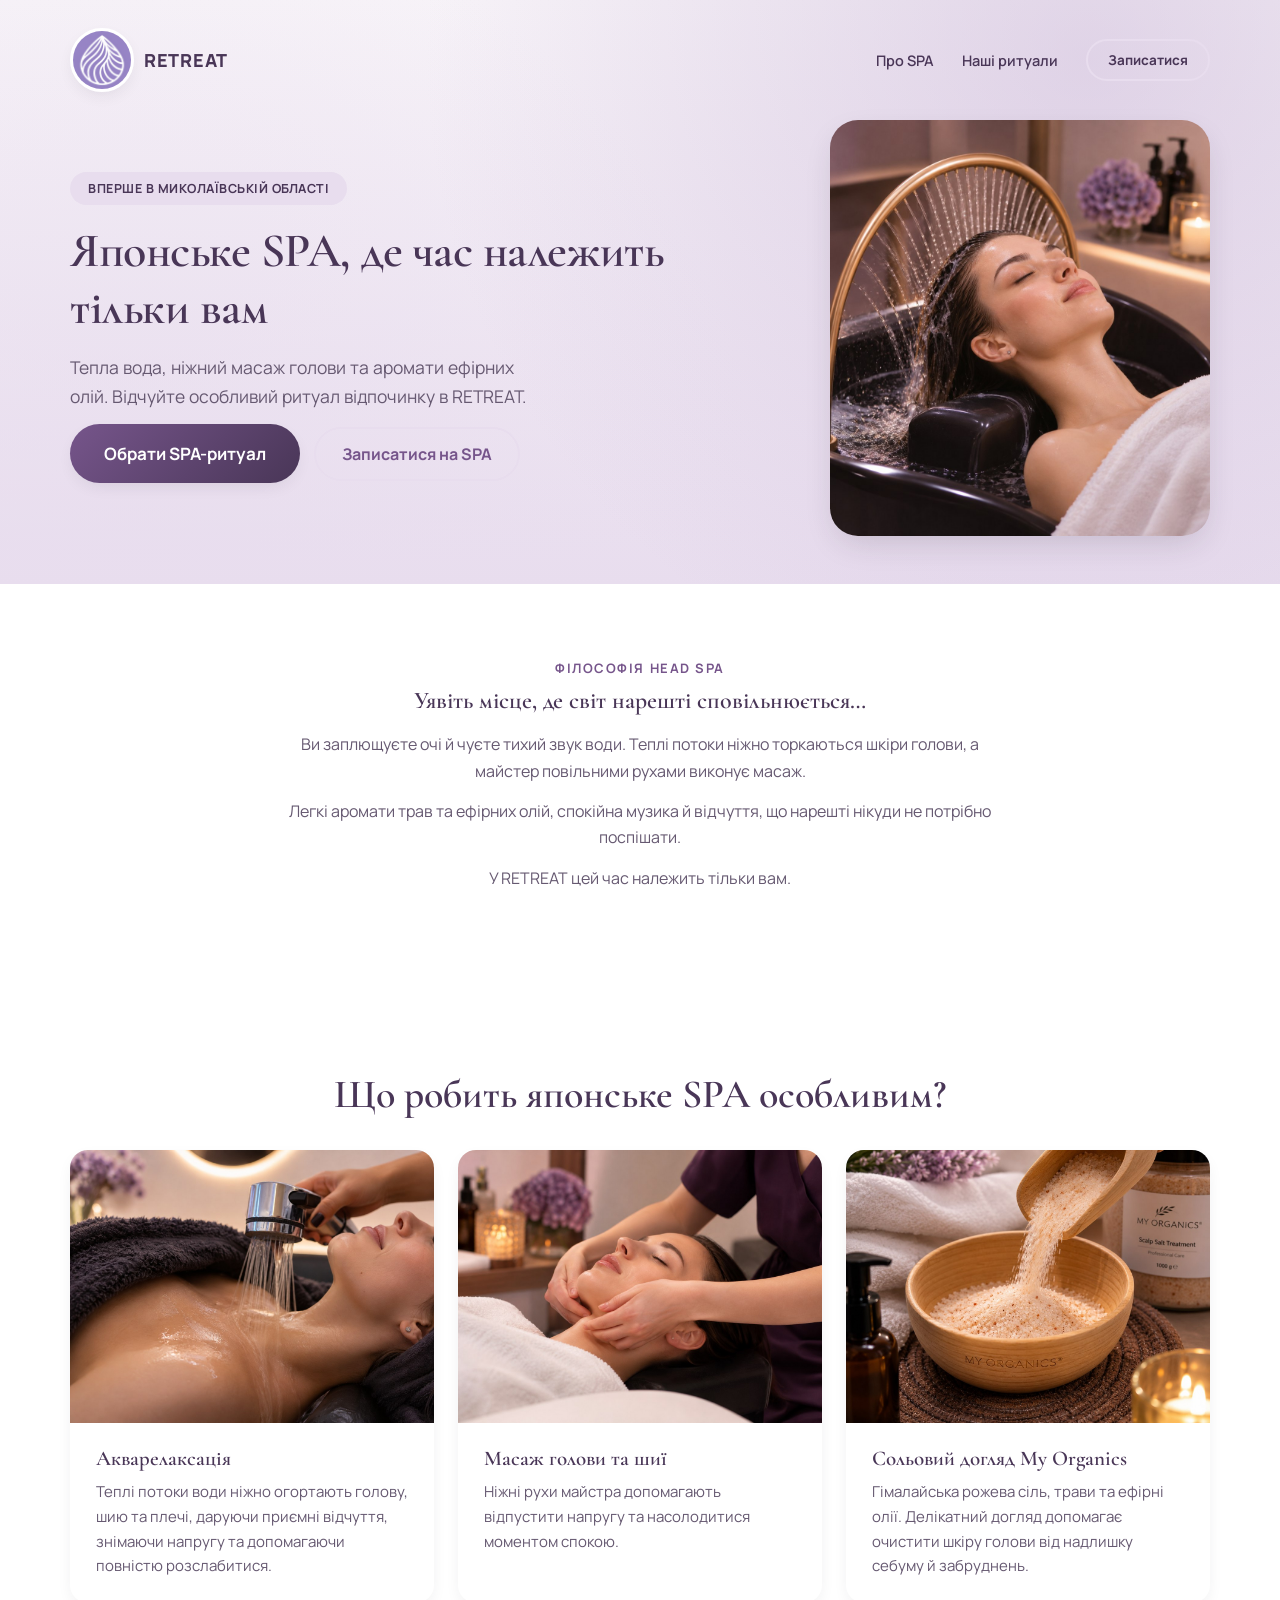
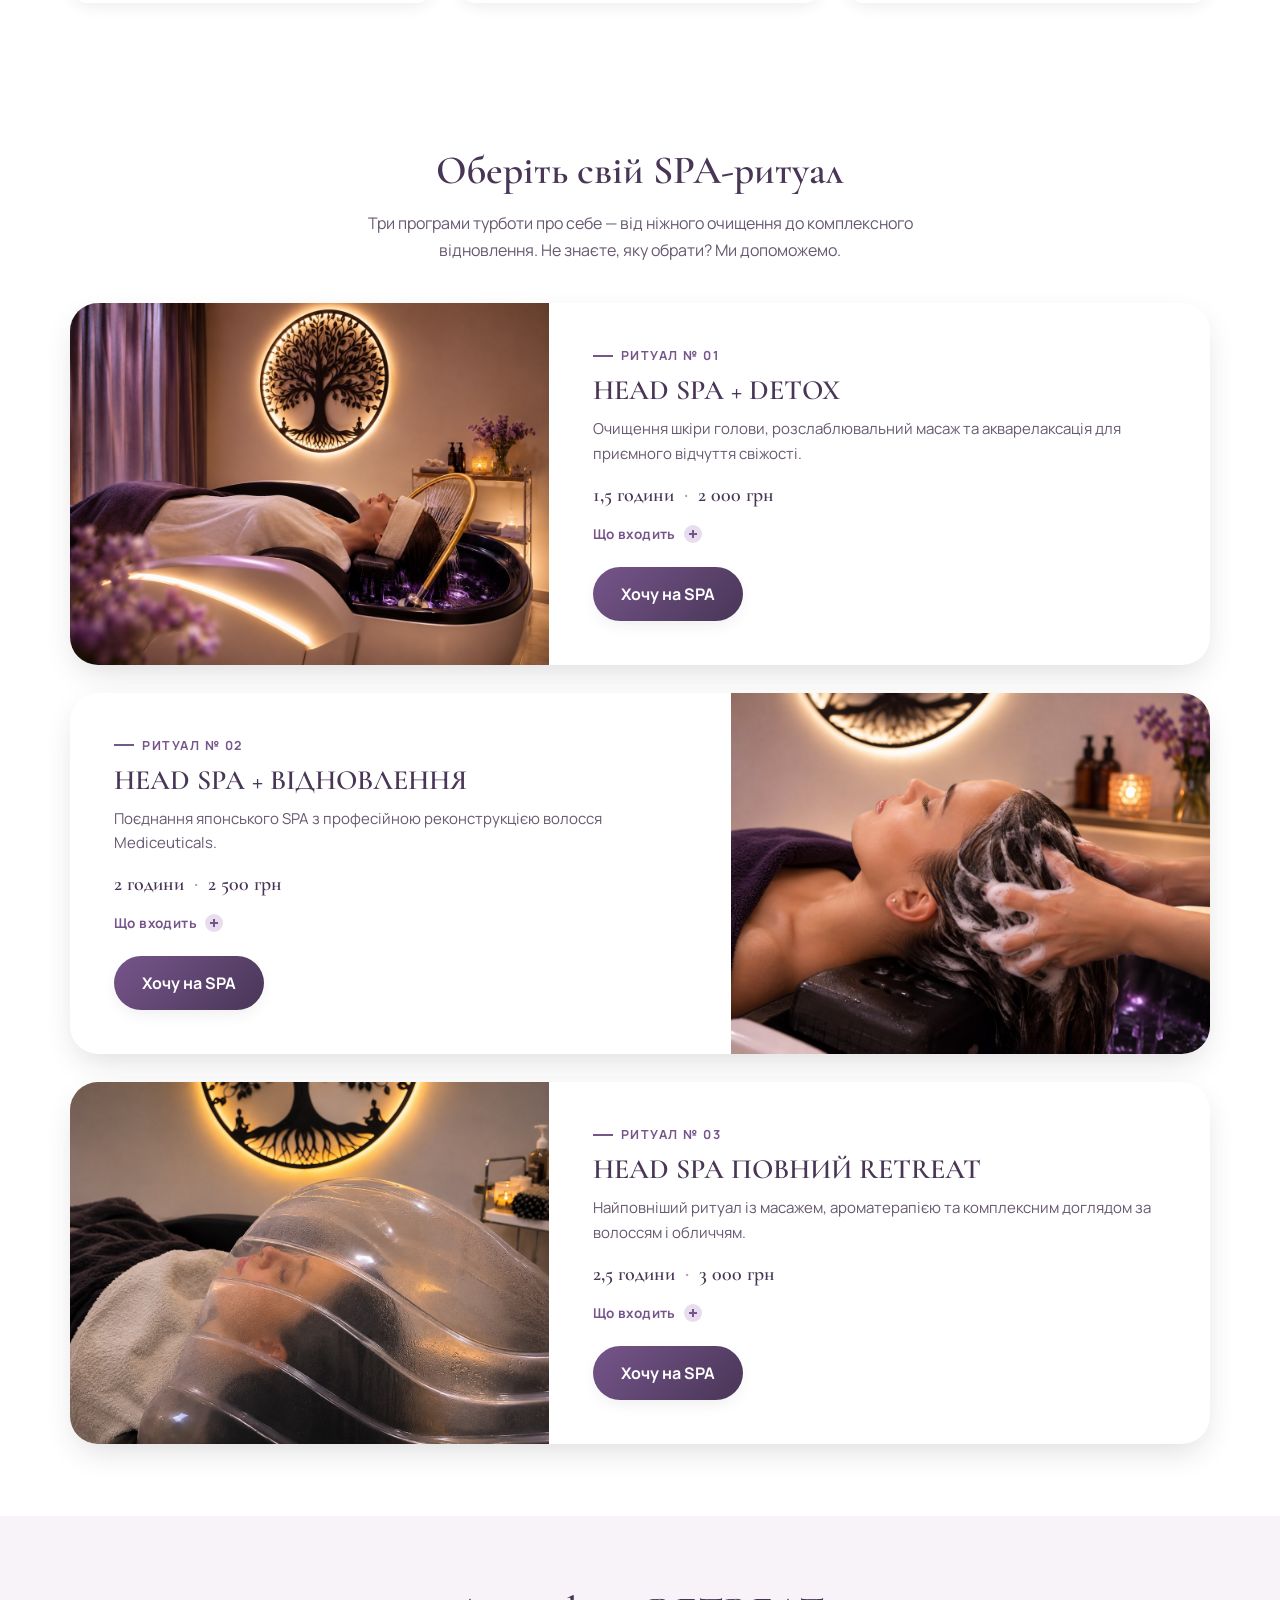
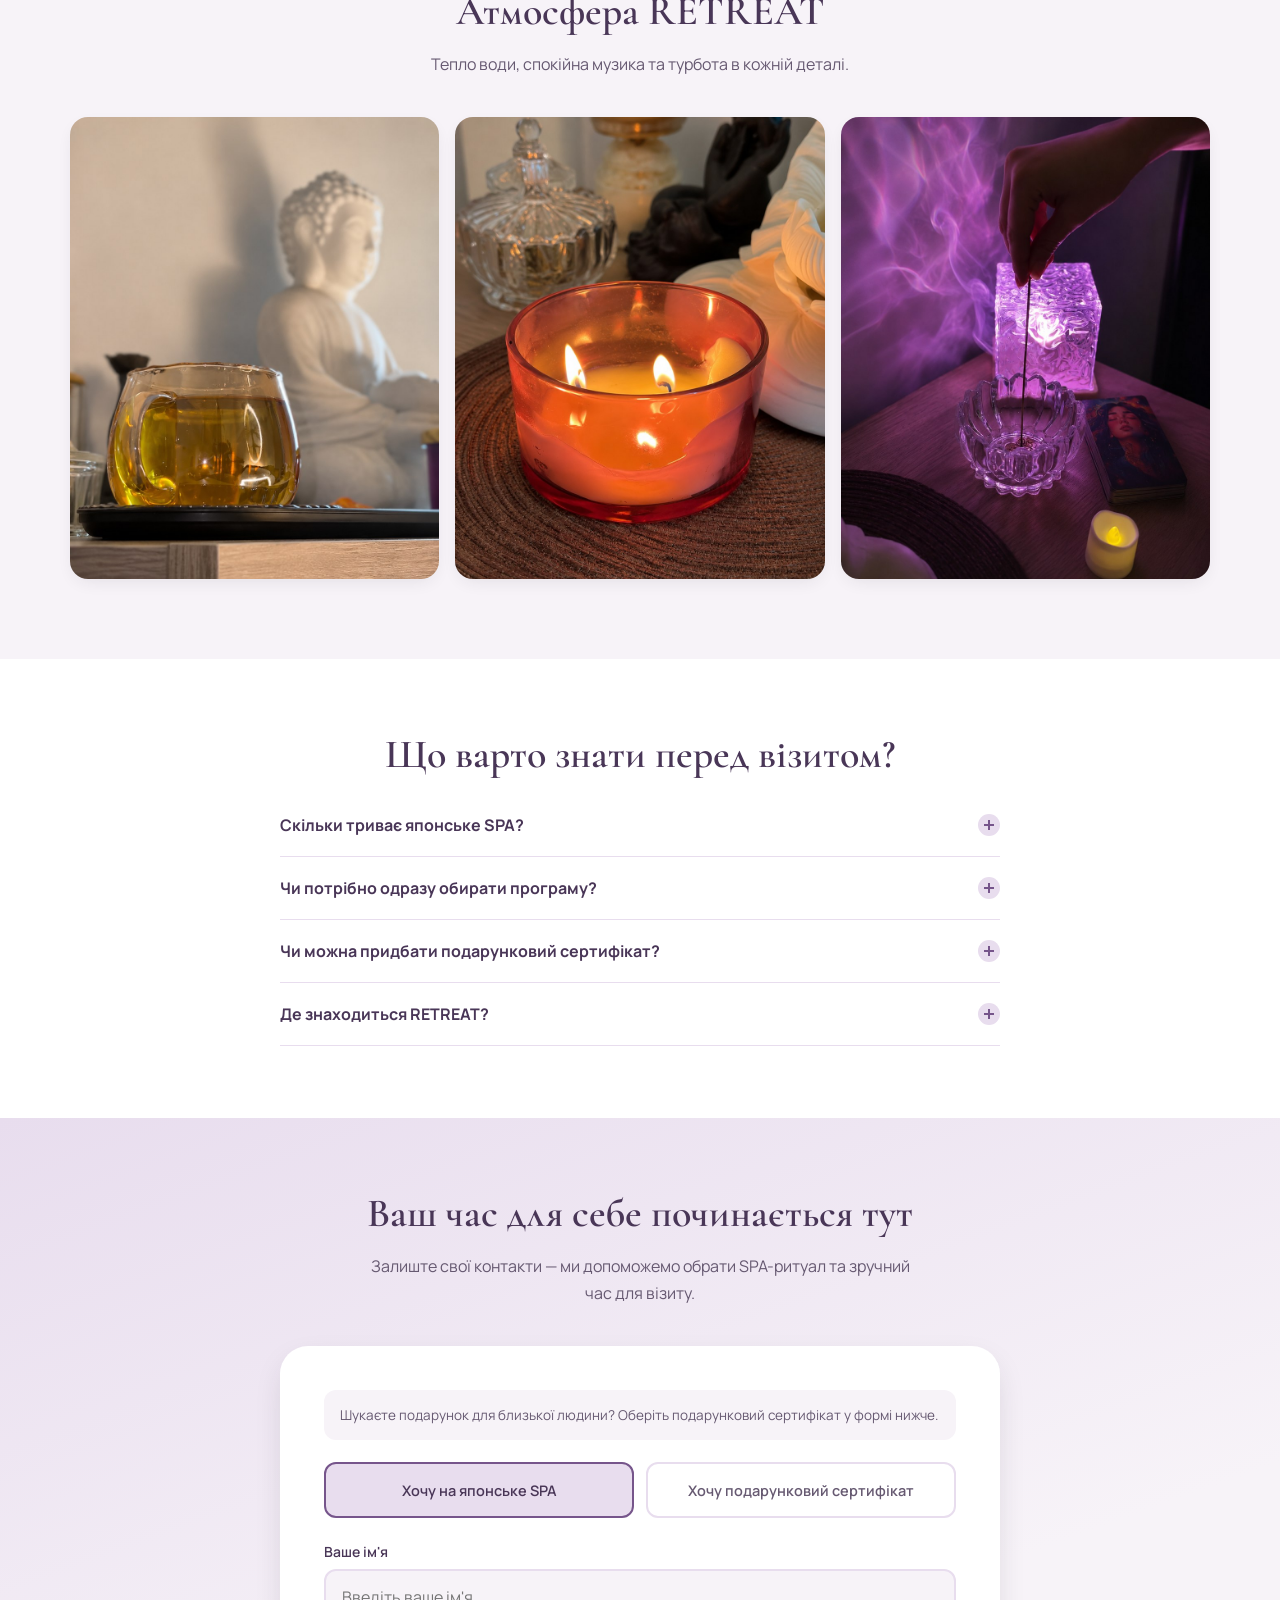
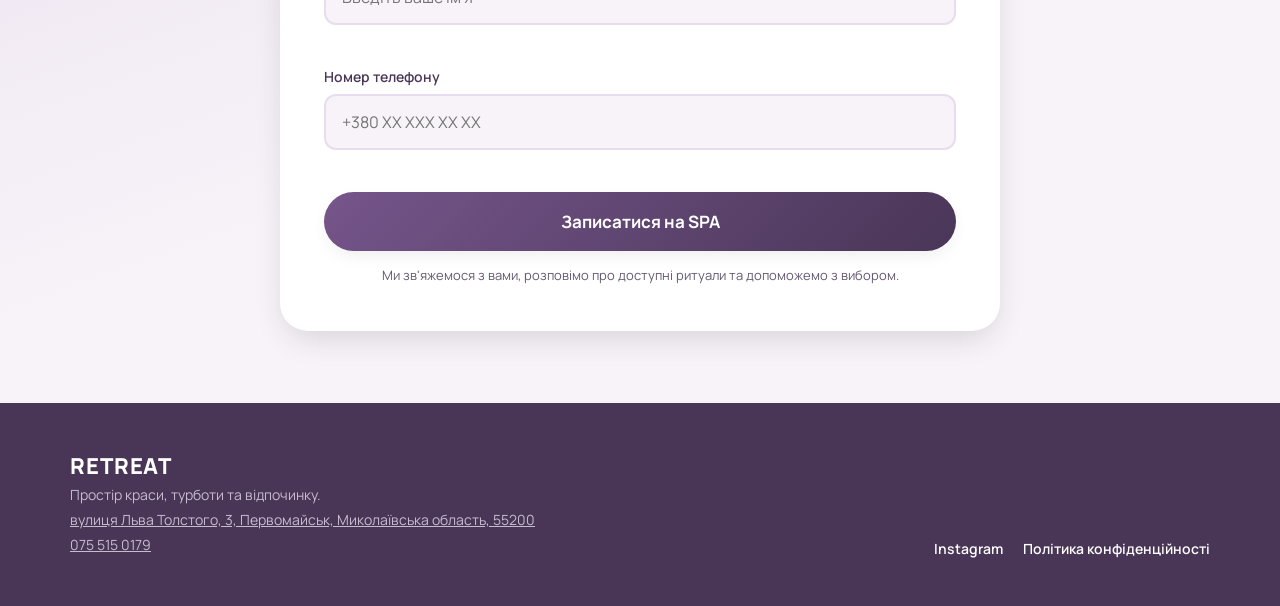
<file: index.html>
<!DOCTYPE html>
<html lang="uk">
<head>
<!-- Meta Pixel Code -->
<script>
!function(f,b,e,v,n,t,s)
{if(f.fbq)return;n=f.fbq=function(){n.callMethod?
n.callMethod.apply(n,arguments):n.queue.push(arguments)};
if(!f._fbq)f._fbq=n;n.push=n;n.loaded=!0;n.version='2.0';
n.queue=[];t=b.createElement(e);t.async=!0;
t.src=v;s=b.getElementsByTagName(e)[0];
s.parentNode.insertBefore(t,s)}(window, document,'script',
'https://connect.facebook.net/en_US/fbevents.js');
fbq('init', '1803075634319579');
fbq('track', 'PageView');
</script>
<meta charset="UTF-8">
<title>Японське SPA у Первомайську | RETREAT</title>
<link rel="preconnect" href="https://fonts.googleapis.com">
<link rel="preconnect" href="https://fonts.gstatic.com" crossorigin>
<link href="https://fonts.googleapis.com/css2?family=Cormorant+Garamond:ital,wght@0,500;0,600;1,500;1,600&family=Manrope:wght@400;500;600;700;800&display=swap" rel="stylesheet">
<link rel="stylesheet" href="assets/css/style.css?v=14">
<meta name="viewport" content="width=device-width, initial-scale=1">
<script type="application/ld+json">
{
  "@context": "https://schema.org",
  "@type": "HealthAndBeautyBusiness",
  "name": "RETREAT",
  "url": "https://retreatsalon.online/",
  "telephone": "+380755150179",
  "address": {
    "@type": "PostalAddress",
    "streetAddress": "вулиця Льва Толстого, 3",
    "addressLocality": "Первомайськ",
    "addressRegion": "Миколаївська область",
    "postalCode": "55200",
    "addressCountry": "UA"
  }
}
</script>
</head>
<body>
<header class="hero" id="hero">
<div class="hero__bg" aria-hidden="true"></div>
<div class="container navbar">
<div class="navbar__brand">
<img src="assets/img/retreat-avatar.png" alt="RETREAT" class="hero__avatar">
<span class="navbar__wordmark">RETREAT</span>
</div>
<nav class="navbar__nav" aria-label="Основна навігація">
<a href="#immersion" class="navbar__link js-scroll-link">Про SPA</a>
<a href="#rituals" class="navbar__link js-scroll-link">Наші ритуали</a>
<button class="btn btn--outline btn--sm js-scroll-to-form" data-request-type="spa">Записатися</button>
</nav>
</div>
<div class="container hero__content">
<div class="hero__text">
<span class="hero__badge">ВПЕРШЕ В МИКОЛАЇВСЬКІЙ ОБЛАСТІ</span>
<h1 class="hero__title">Японське SPA, де час належить тільки вам</h1>
<p class="hero__subtitle">Тепла вода, ніжний масаж голови та аромати ефірних олій. Відчуйте особливий ритуал відпочинку в RETREAT.</p>
<div class="hero__cta">
<a href="#rituals" class="btn btn--primary btn--lg js-scroll-link">Обрати SPA-ритуал</a>
<button class="btn btn--ghost js-scroll-to-form" data-request-type="spa">Записатися на SPA</button>
</div>
</div>
<div class="hero__media">
<div class="hero__photo-frame">
<img src="assets/img/hero-waterarc.jpg?v=3" alt="Процедура японського SPA з водною дугою над головою" class="hero__photo" loading="eager" width="1000" height="1094">
</div>
</div>
</div>
</header>
<main>
<section class="section section--intro" id="immersion" data-animate>
<div class="container container--narrow intro__text">
<span class="eyebrow">ФІЛОСОФІЯ HEAD SPA</span>
<h2>Уявіть місце, де світ нарешті сповільнюється…</h2>
<p>Ви заплющуєте очі й чуєте тихий звук води. Теплі потоки ніжно торкаються шкіри голови, а майстер повільними рухами виконує масаж.</p>
<p>Легкі аромати трав та ефірних олій, спокійна музика й відчуття, що нарешті нікуди не потрібно поспішати.</p>
<p>У RETREAT цей час належить тільки вам.</p>
</div>
</section>
<section class="section" id="care" data-animate>
<div class="container">
<h2 class="section__title center">Що робить японське SPA особливим?</h2>
<div class="feature-grid feature-grid--3">
<div class="feature-card">
<div class="feature-card__media"><img src="assets/img/feature-aquarelax.jpg" alt="Акварелаксація — водні потоки під час SPA-ритуалу" loading="lazy" width="1200" height="900"></div>
<div class="feature-card__body">
<h3>Акварелаксація</h3>
<p>Теплі потоки води ніжно огортають голову, шию та плечі, даруючи приємні відчуття, знімаючи напругу та допомагаючи повністю розслабитися.</p>
</div>
</div>
<div class="feature-card">
<div class="feature-card__media"><img src="assets/img/feature-head-massage.jpg" alt="Масаж голови та шиї у RETREAT" loading="lazy" width="1200" height="900"></div>
<div class="feature-card__body">
<h3>Масаж голови та шиї</h3>
<p>Ніжні рухи майстра допомагають відпустити напругу та насолодитися моментом спокою.</p>
</div>
</div>
<div class="feature-card">
<div class="feature-card__media"><img src="assets/img/feature-salt.jpg" alt="Сольовий догляд My Organics у RETREAT" loading="lazy" width="1200" height="900"></div>
<div class="feature-card__body">
<h3>Сольовий догляд My Organics</h3>
<p>Гімалайська рожева сіль, трави та ефірні олії. Делікатний догляд допомагає очистити шкіру голови від надлишку себуму й забруднень.</p>
</div>
</div>
</div>
</div>
</section>
<section class="section" id="rituals" data-animate>
<div class="container">
<h2 class="section__title center">Оберіть свій SPA-ритуал</h2>
<p class="section__subtitle center">Три програми турботи про себе — від ніжного очищення до комплексного відновлення. Не знаєте, яку обрати? Ми допоможемо.</p>
<div class="programs">
<article class="program">
<div class="program__photo">
<img src="assets/img/program-detox.jpg" alt="HEAD SPA + DETOX у RETREAT" loading="lazy" width="1200" height="900">
</div>
<div class="program__card">
<span class="program__label">РИТУАЛ № 01</span>
<h3>HEAD SPA + DETOX</h3>
<p class="program__desc">Очищення шкіри голови, розслаблювальний масаж та акварелаксація для приємного відчуття свіжості.</p>
<div class="program__price-row">
<span class="program__price-value">1,5 години</span>
<span class="program__price-dot">·</span>
<span class="program__price-value">2 000 грн</span>
</div>
<button class="program__toggle" aria-expanded="false">Що входить<span class="program__toggle-icon" aria-hidden="true"></span></button>
<div class="program__details">
<ul class="program__checklist">
<li>Релакс-масаж голови та шийно-комірцевої зони</li>
<li>Сольовий догляд My Organics</li>
<li>Очищення шкіри голови з масажерами</li>
<li>Акварелаксація та масаж</li>
<li>SPA-догляд за волоссям із паровою ванною</li>
<li>Чаювання</li>
</ul>
</div>
<button class="btn btn--primary btn--block program__cta js-scroll-to-form" data-request-type="spa" data-program-name="HEAD SPA + DETOX">Хочу на SPA</button>
</div>
</article>
<article class="program program--reverse">
<div class="program__photo">
<img src="assets/img/program-restore.jpg" alt="HEAD SPA з відновлювальним доглядом Mediceuticals" loading="lazy" width="1200" height="900">
</div>
<div class="program__card">
<span class="program__label">РИТУАЛ № 02</span>
<h3>HEAD SPA + ВІДНОВЛЕННЯ</h3>
<p class="program__desc">Поєднання японського SPA з професійною реконструкцією волосся Mediceuticals.</p>
<div class="program__price-row">
<span class="program__price-value">2 години</span>
<span class="program__price-dot">·</span>
<span class="program__price-value">2 500 грн</span>
</div>
<button class="program__toggle" aria-expanded="false">Що входить<span class="program__toggle-icon" aria-hidden="true"></span></button>
<div class="program__details">
<ul class="program__checklist">
<li>Релакс-масаж голови та шийно-комірцевої зони</li>
<li>Сольовий догляд My Organics</li>
<li>Реконструкція волосся Mediceuticals</li>
<li>Делікатне очищення шкіри голови з масажерами</li>
<li>Акварелаксація та масаж</li>
<li>SPA-догляд за волоссям із паровою ванною</li>
<li>Чаювання</li>
</ul>
</div>
<button class="btn btn--primary btn--block program__cta js-scroll-to-form" data-request-type="spa" data-program-name="HEAD SPA + ВІДНОВЛЕННЯ">Хочу на SPA</button>
</div>
</article>
<article class="program">
<div class="program__photo">
<img src="assets/img/program-full.jpg" alt="HEAD SPA Повний RETREAT — парова ароматерапія" loading="lazy" width="1200" height="900">
</div>
<div class="program__card">
<span class="program__label">РИТУАЛ № 03</span>
<h3>HEAD SPA ПОВНИЙ RETREAT</h3>
<p class="program__desc">Найповніший ритуал із масажем, ароматерапією та комплексним доглядом за волоссям і обличчям.</p>
<div class="program__price-row">
<span class="program__price-value">2,5 години</span>
<span class="program__price-dot">·</span>
<span class="program__price-value">3 000 грн</span>
</div>
<button class="program__toggle" aria-expanded="false">Що входить<span class="program__toggle-icon" aria-hidden="true"></span></button>
<div class="program__details">
<ul class="program__checklist">
<li>Релакс-масаж голови, обличчя та шийно-комірцевої зони</li>
<li>Сольовий догляд My Organics</li>
<li>Реконструкція волосся з паровою ванною</li>
<li>Делікатне очищення шкіри голови з масажерами</li>
<li>Акварелаксація</li>
<li>Парова ароматерапія</li>
<li>SPA-догляд за обличчям</li>
<li>Масаж рук</li>
<li>Чаювання</li>
</ul>
</div>
<button class="btn btn--primary btn--block program__cta js-scroll-to-form" data-request-type="spa" data-program-name="HEAD SPA ПОВНИЙ RETREAT">Хочу на SPA</button>
</div>
</article>
</div>
</div>
</section>
<section class="section section--light" id="atmosphere" data-animate>
<div class="container">
<h2 class="section__title center">Атмосфера RETREAT</h2>
<p class="section__subtitle center">Тепло води, спокійна музика та турбота в кожній деталі.</p>
<div class="gallery" role="list">
<div class="gallery__item" role="listitem">
<img src="assets/img/gallery-tea.jpg" alt="Затишний чай у дзен-інтер'єрі RETREAT" loading="lazy" width="900" height="1200">
</div>
<div class="gallery__item" role="listitem">
<img src="assets/img/gallery-candle.jpg" alt="Тепле сяйво свічки в SPA-інтер'єрі RETREAT" loading="lazy" width="900" height="1200">
</div>
<div class="gallery__item" role="listitem">
<img src="assets/img/gallery-incense.jpg" alt="Атмосфера RETREAT — аромати та спокій" loading="lazy" width="900" height="1200">
</div>
</div>
</div>
</section>
<section class="section" id="faq" data-animate>
<div class="container container--narrow">
<h2 class="section__title center">Що варто знати перед візитом?</h2>
<div class="faq">
<div class="faq__item">
<button class="faq__question" aria-expanded="false">Скільки триває японське SPA?<span class="faq__toggle" aria-hidden="true"></span></button>
<div class="faq__answer"><p>У RETREAT є три ритуали тривалістю 1,5, 2 та 2,5 години.</p></div>
</div>
<div class="faq__item">
<button class="faq__question" aria-expanded="false">Чи потрібно одразу обирати програму?<span class="faq__toggle" aria-hidden="true"></span></button>
<div class="faq__answer"><p>Ні. Залиште заявку, і наш адміністратор допоможе підібрати SPA-ритуал відповідно до ваших побажань.</p></div>
</div>
<div class="faq__item">
<button class="faq__question" aria-expanded="false">Чи можна придбати подарунковий сертифікат?<span class="faq__toggle" aria-hidden="true"></span></button>
<div class="faq__answer"><p>Так. Оберіть відповідний варіант у формі, і ми допоможемо з оформленням подарунка.</p></div>
</div>
<div class="faq__item">
<button class="faq__question" aria-expanded="false">Де знаходиться RETREAT?<span class="faq__toggle" aria-hidden="true"></span></button>
<div class="faq__answer"><p>Ми знаходимося за адресою: вулиця Льва Толстого, 3, Первомайськ, Миколаївська область, 55200.</p></div>
</div>
</div>
</div>
</section>
<section class="section section--form" id="form" data-animate>
<div class="container container--narrow">
<h2 class="section__title center">Ваш час для себе починається тут</h2>
<p class="section__subtitle center">Залиште свої контакти — ми допоможемо обрати SPA-ритуал та зручний час для візиту.</p>
<form class="booking-form" id="booking-form" novalidate>
<p class="form__gift-note">Шукаєте подарунок для близької людини? Оберіть подарунковий сертифікат у формі нижче.</p>
<div class="request-type" role="radiogroup" aria-label="Тип заявки">
<label class="request-type__option">
<input type="radio" name="requestType" value="spa" checked>
<span class="request-type__card">Хочу на японське SPA</span>
</label>
<label class="request-type__option">
<input type="radio" name="requestType" value="certificate">
<span class="request-type__card">Хочу подарунковий сертифікат</span>
</label>
</div>
<div class="field">
<label for="name">Ваше ім'я</label>
<input type="text" id="name" name="name" placeholder="Введіть ваше ім'я" autocomplete="name">
<span class="field__error" id="name-error"></span>
</div>
<div class="field">
<label for="phone">Номер телефону</label>
<input type="tel" id="phone" name="phone" placeholder="+380 XX XXX XX XX" inputmode="numeric" autocomplete="tel">
<span class="field__error" id="phone-error"></span>
</div>
<button type="submit" class="btn btn--primary btn--lg btn--block" id="submit-btn">Записатися на SPA</button>
<p class="form__note">Ми зв'яжемося з вами, розповімо про доступні ритуали та допоможемо з вибором.</p>
<div class="form__result" id="form-result" role="status" aria-live="polite"></div>
</form>
</div>
</section>
</main>
<footer class="footer">
<div class="container footer__inner">
<div class="footer__brand">
<span class="logo logo--light">RETREAT</span>
<p>Простір краси, турботи та відпочинку.</p>
<p><a href="https://www.google.com/maps/search/?api=1&query=%D0%B2%D1%83%D0%BB%D0%B8%D1%86%D1%8F%20%D0%9B%D1%8C%D0%B2%D0%B0%20%D0%A2%D0%BE%D0%BB%D1%81%D1%82%D0%BE%D0%B3%D0%BE%2C%203%2C%20%D0%9F%D0%B5%D1%80%D0%B2%D0%BE%D0%BC%D0%B0%D0%B9%D1%81%D1%8C%D0%BA%2C%20%D0%9C%D0%B8%D0%BA%D0%BE%D0%BB%D0%B0%D1%97%D0%B2%D1%81%D1%8C%D0%BA%D0%B0%20%D0%BE%D0%B1%D0%BB%D0%B0%D1%81%D1%82%D1%8C%2C%2055200" target="_blank" rel="noopener">вулиця Льва Толстого, 3, Первомайськ, Миколаївська область, 55200</a></p>
<p><a href="tel:+380755150179">075 515 0179</a></p>
</div>
<div class="footer__links">
<a href="https://www.instagram.com/retreat_salon_pervomaisk/" target="_blank" rel="noopener">Instagram</a>
<a href="privacy-policy.html" target="_blank" rel="noopener">Політика конфіденційності</a>
</div>
</div>
</footer>
<div class="sticky-cta" id="sticky-cta">
<button class="btn btn--primary btn--block js-scroll-to-form" data-request-type="spa">Записатися</button>
</div>
<div class="thankyou-modal" id="thankyou-modal" aria-hidden="true">
<div class="thankyou-modal__overlay" data-modal-close></div>
<div class="thankyou-modal__card" role="dialog" aria-modal="true" aria-labelledby="thankyou-modal-title">
<button class="thankyou-modal__close" type="button" data-modal-close aria-label="Закрити">&times;</button>
<img src="assets/img/retreat-avatar.png" alt="RETREAT" class="thankyou-modal__avatar">
<h3 id="thankyou-modal-title">Дякуємо за заявку!</h3>
<p>Наш менеджер зв'яжеться з вами найближчим часом — допоможемо обрати SPA-ритуал та зручний час візиту.</p>
<p>RETREAT — простір краси, відновлення волосся та глибокого релаксу в Первомайську.</p>
<p>Зазирніть до нашого Instagram, щоб ближче познайомитися з атмосферою салону та нашими процедурами.</p>
<a href="https://www.instagram.com/retreat_salon_pervomaisk/" target="_blank" rel="noopener" class="btn btn--primary btn--block">Перейти в Instagram</a>
</div>
</div>
<script src="assets/js/main.js?v=6"></script>
</body>
</html>
</file>
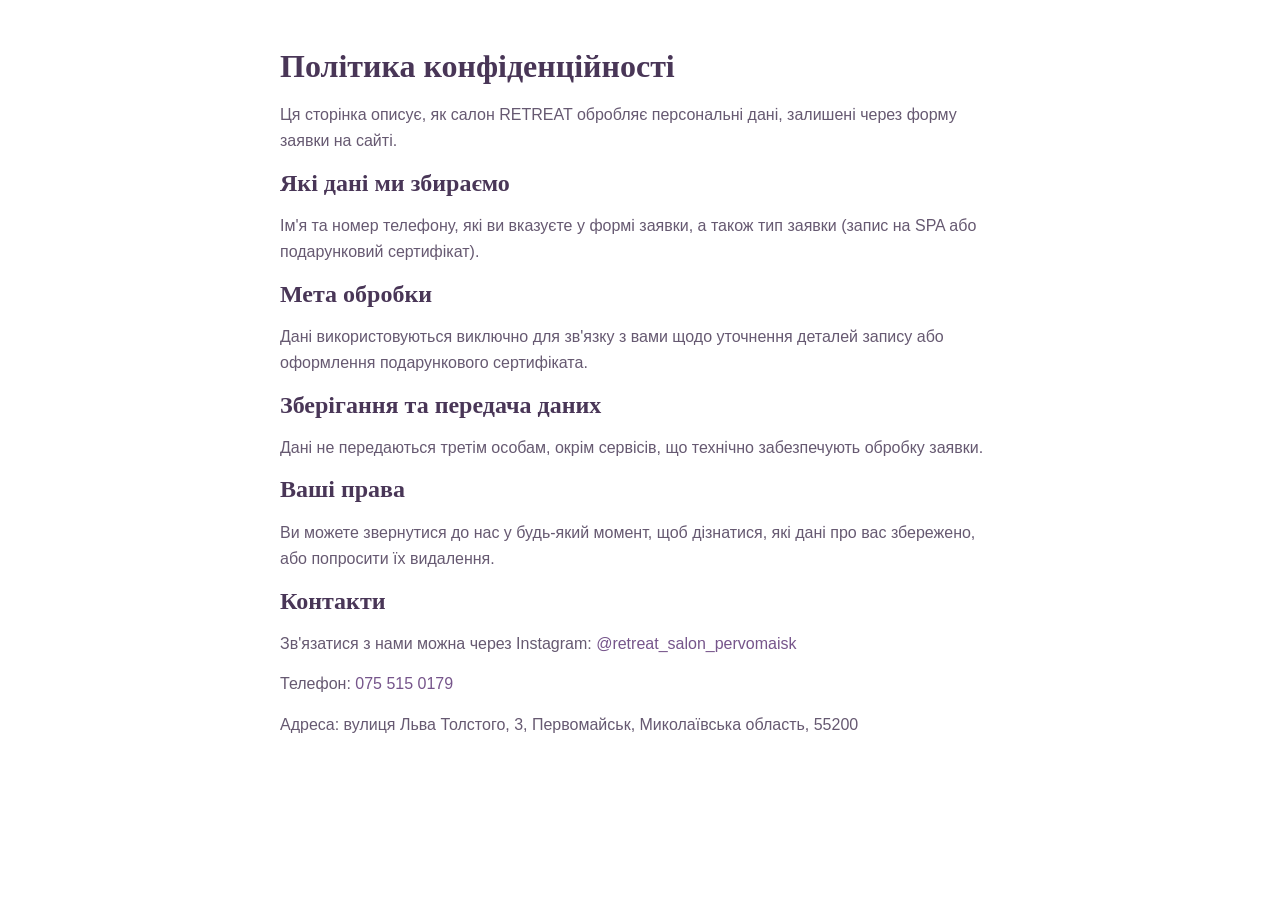
<file: privacy-policy.html>
<!DOCTYPE html>
<html lang="uk">
  <head>
    <meta charset="UTF-8">
    <meta name="viewport" content="width=device-width, initial-scale=1">
    <title>Політика конфіденційності | RETREAT</title>
    <link rel="stylesheet" href="assets/css/style.css">
  </head>
    <body>
      <div class="container" style="padding: 48px 20px; max-width: 760px;">
        <h1>Політика конфіденційності</h1>
        <p>Ця сторінка описує, як салон RETREAT обробляє персональні дані, залишені через форму заявки на сайті.</p>
        <h2>Які дані ми збираємо</h2>
          <p>Ім'я та номер телефону, які ви вказуєте у формі заявки, а також тип заявки (запис на SPA або подарунковий сертифікат).</p>
        <h2>Мета обробки</h2>
        <p>Дані використовуються виключно для зв'язку з вами щодо уточнення деталей запису або оформлення подарункового сертифіката.</p>
            <h2>Зберігання та передача даних</h2>
        <p>Дані не передаються третім особам, окрім сервісів, що технічно забезпечують обробку заявки.</p>
        <h2>Ваші права</h2>
        <p>Ви можете звернутися до нас у будь-який момент, щоб дізнатися, які дані про вас збережено, або попросити їх видалення.</p>
        <h2>Контакти</h2>
        <p>Зв'язатися з нами можна через Instagram: <a href="https://www.instagram.com/retreat_salon_pervomaisk/" target="_blank" rel="noopener">@retreat_salon_pervomaisk</a></p>
        <p>Телефон: <a href="tel:+380755150179">075 515 0179</a></p>
        <p>Адреса: вулиця Льва Толстого, 3, Первомайськ, Миколаївська область, 55200</p>
    </body>

</html>
</file>
<file: assets/css/style.css>
:root {
    --c-white: #FFFFFF;
    --c-lavender-light: #F7F3F8;
    --c-violet-soft: #E8DDEE;
    --c-lavender: #B69BC8;
    --c-violet-accent: #76558B;
    --c-plum-dark: #493657;
    --c-text: #2D2631;
    --c-text-soft: #665971;
    --font-head: 'Cormorant Garamond', 'Georgia', serif;
    --font-body: 'Manrope', sans-serif;
    --font-ui: 'Manrope', sans-serif;
    --radius-lg: 28px;
    --radius-md: 18px;
    --radius-sm: 12px;
    --shadow-soft: 0 12px 32px -8px rgba(45, 38, 49, 0.18);
    --shadow-softer: 0 6px 18px -6px rgba(45, 38, 49, 0.12);
    --container-max: 1180px;
}
* { box-sizing: border-box; }
html { scroll-behavior: smooth; }
@media (prefers-reduced-motion: reduce) {
    html { scroll-behavior: auto; }
}
body {
    margin: 0;
    font-family: var(--font-body);
    color: var(--c-text);
    background: var(--c-white);
    -webkit-font-smoothing: antialiased;
    overflow-x: hidden;
}
h1, h2, h3 {
    font-family: var(--font-head);
    font-weight: 600;
    color: var(--c-plum-dark);
    margin: 0 0 16px;
    line-height: 1.18;
}
p { line-height: 1.65; margin: 0 0 14px; color: var(--c-text-soft); }
img { max-width: 100%; height: auto; display: block; }
a { color: var(--c-violet-accent); text-decoration: none; }
.container {
    max-width: var(--container-max);
    margin: 0 auto;
    padding: 0 20px;
}
.container--narrow { max-width: 760px; }
.center { text-align: center; }
.center-block { display: block; text-align: center; }
.btn {
    display: inline-flex;
    align-items: center;
    justify-content: center;
    gap: 8px;
    font-family: var(--font-ui);
    font-weight: 700;
    font-size: 16px;
    border: none;
    border-radius: 999px;
    padding: 16px 28px;
    cursor: pointer;
    transition: transform 0.2s ease, box-shadow 0.2s ease, opacity 0.2s ease, background 0.2s ease, border-color 0.2s ease;
}
.btn--primary {
    background: linear-gradient(135deg, var(--c-violet-accent), var(--c-plum-dark));
    color: var(--c-white);
    box-shadow: var(--shadow-softer);
}
.btn--primary:hover { transform: translateY(-2px); box-shadow: var(--shadow-soft); }
.btn--ghost {
    background: transparent;
    color: var(--c-violet-accent);
    border: 2px solid var(--c-violet-soft);
    padding: 14px 26px;
}
.btn--ghost:hover { border-color: var(--c-violet-accent); background: var(--c-violet-soft); }
.btn--outline {
    background: transparent;
    color: var(--c-plum-dark);
    border: 2px solid var(--c-violet-soft);
}
.btn--outline:hover { border-color: var(--c-violet-accent); }
.btn--sm { padding: 10px 20px; font-size: 13.5px; }
.btn--lg { padding: 18px 34px; font-size: 17px; }
.btn--block { width: 100%; }
.btn:disabled { opacity: 0.6; cursor: not-allowed; transform: none; }
.section { padding: 72px 0; }
@media (max-width: 640px) {
    .section { padding: 44px 0; }
    .section__subtitle { margin-bottom: 28px; }
}
.section--light { background: var(--c-lavender-light); }
.section__title { font-size: clamp(28px, 4.2vw, 40px); }
.section__subtitle { color: var(--c-text-soft); max-width: 560px; margin: 0 auto 40px; }
[data-animate] { opacity: 0; transform: translateY(24px); transition: opacity 0.7s ease, transform 0.7s ease; }
[data-animate].is-visible { opacity: 1; transform: translateY(0); }
@media (prefers-reduced-motion: reduce) {
    [data-animate] { opacity: 1; transform: none; transition: none; }
}
.eyebrow {
    display: inline-block;
    font-family: var(--font-ui);
    font-size: 13px;
    font-weight: 700;
    letter-spacing: 0.12em;
    color: var(--c-violet-accent);
    margin-bottom: 10px;
}
.eyebrow.center-block { margin-bottom: 14px; }
.navbar {
    position: relative;
    z-index: 2;
    display: flex;
    align-items: center;
    justify-content: center;
    padding-top: 28px;
}
.navbar__brand { display: flex; align-items: center; gap: 10px; }
.navbar__wordmark { display: none; font-family: var(--font-ui); font-weight: 800; font-size: 18px; letter-spacing: 0.04em; color: var(--c-plum-dark); }
.navbar__nav { display: none; }
@media (min-width: 900px) {
    .navbar { justify-content: space-between; }
    .navbar__wordmark { display: inline-block; }
    .navbar__nav { display: flex; align-items: center; gap: 28px; }
    .navbar__link { font-family: var(--font-ui); font-weight: 600; font-size: 14.5px; color: var(--c-plum-dark); }
    .navbar__link:hover { color: var(--c-violet-accent); }
}
.hero {
    position: relative;
    background: linear-gradient(180deg, var(--c-lavender-light) 0%, var(--c-violet-soft) 100%);
    padding-bottom: 0;
    overflow: hidden;
}
.hero__bg {
    position: absolute;
    inset: 0;
    background:
          radial-gradient(circle at 85% 10%, rgba(182,155,200,0.35), transparent 55%),
          radial-gradient(circle at 10% 90%, rgba(232,221,238,0.6), transparent 50%);
    pointer-events: none;
}
.hero__avatar { width: 64px; height: 64px; border-radius: 50%; object-fit: cover; display: block; box-shadow: var(--shadow-softer); border: 3px solid var(--c-white); }
.logo { font-family: var(--font-ui); font-weight: 800; font-size: 22px; letter-spacing: 0.04em; color: var(--c-plum-dark); }
.logo--light { color: var(--c-white); }
.hero__content {
    position: relative;
    z-index: 1;
    display: grid;
    grid-template-columns: 1fr;
    gap: 36px;
    padding-top: 28px;
}
.hero__text { text-align: center; }
.hero__title { font-size: clamp(30px, 6.4vw, 48px); letter-spacing: -0.01em; }
.hero__badge { display: inline-block; padding: 8px 18px; border-radius: 999px; background: var(--c-violet-soft); color: var(--c-plum-dark); font-family: var(--font-ui); font-weight: 700; font-size: 12.5px; letter-spacing: 0.04em; margin-bottom: 18px; }
.hero__subtitle { font-size: 17.5px; max-width: 480px; margin-left: auto; margin-right: auto; }
.hero__cta { display: flex; flex-direction: column; align-items: center; gap: 14px; }
@media (min-width: 640px) {
    .hero__cta { flex-direction: row; justify-content: center; }
}
.hero__media { display: flex; justify-content: center; }
.hero__photo-frame { width: 100%; }
.hero__photo { display: block; width: 100%; height: auto; object-fit: contain; }
@media (max-width: 899px) {
    .hero__media {
        width: 100vw;
        margin-left: calc(50% - 50vw);
        margin-right: calc(50% - 50vw);
    }
}
@media (min-width: 900px) {
    .hero { padding-bottom: 48px; }
    .hero__content { grid-template-columns: 1.1fr 0.9fr; align-items: center; }
    .hero__text { text-align: left; }
    .hero__subtitle { margin-left: 0; margin-right: 0; }
    .hero__cta { justify-content: flex-start; }
    .hero__media { justify-content: flex-end; }
    .hero__photo-frame { border-radius: var(--radius-lg); overflow: hidden; box-shadow: var(--shadow-soft); max-width: 380px; }
    .hero__photo { aspect-ratio: 1199 / 1312; object-fit: cover; height: 100%; }
}
@media (max-width: 640px) {
    .navbar { padding-top: 20px; }
    .hero__avatar { width: 52px; height: 52px; }
    .hero__content { gap: 24px; padding-top: 18px; }
    .hero__badge { margin-bottom: 14px; }
    .hero__subtitle { font-size: 16px; }
}
.intro__text { text-align: center; margin: 0 auto 36px; }
.feature-grid {
    display: grid;
    grid-template-columns: 1fr;
    gap: 20px;
    margin-top: 32px;
}
@media (min-width: 720px) {
    .feature-grid { grid-template-columns: repeat(2, 1fr); gap: 24px; }
    .feature-grid--3 { grid-template-columns: repeat(3, 1fr); }
}
.feature-card {
    background: var(--c-white);
    border-radius: var(--radius-md);
    overflow: hidden;
    box-shadow: var(--shadow-softer);
}
.feature-card__media { aspect-ratio: 4/3; }
.feature-card__media img { width: 100%; height: 100%; object-fit: cover; }
.feature-card__body { padding: 24px 26px; }
.feature-card__body h3 { font-size: 21px; margin-bottom: 8px; }
.feature-card__body p { margin: 0; font-size: 15px; }
.duration-badge { display: inline-block; margin-top: 28px; padding: 10px 22px; border-radius: 999px; background: var(--c-lavender-light); color: var(--c-plum-dark); font-weight: 600; font-size: 14px; }
.cards--3 {
    display: grid;
    grid-template-columns: 1fr;
    gap: 20px;
    margin-top: 8px;
}
@media (min-width: 720px) {
    .cards--3 { grid-template-columns: repeat(3, 1fr); }
}
.card {
    background: var(--c-white);
    border: 1px solid var(--c-violet-soft);
    border-radius: var(--radius-md);
    padding: 32px 26px;
    box-shadow: var(--shadow-softer);
    text-align: left;
}
.card h3 { font-size: 20px; margin-bottom: 8px; }
.card p { margin: 0; font-size: 15px; }
.programs { display: flex; flex-direction: column; gap: 28px; margin-top: 40px; }
.program {
    background: var(--c-white);
    border-radius: var(--radius-lg);
    overflow: hidden;
    box-shadow: var(--shadow-soft);
    display: flex;
    flex-direction: column;
}
.program__photo { aspect-ratio: 16/10; }
.program__photo img { width: 100%; height: 100%; object-fit: cover; }
.program__card { padding: 28px 24px 32px; }
.program__label { display: inline-block; font-family: var(--font-ui); font-weight: 700; font-size: 12.5px; letter-spacing: 0.12em; color: var(--c-violet-accent); margin-bottom: 10px; position: relative; padding-left: 28px; }
.program__label::before { content: ''; position: absolute; left: 0; top: 50%; width: 20px; height: 2px; background: var(--c-violet-accent); transform: translateY(-50%); }
.program__card h3 { font-size: clamp(22px, 3vw, 28px); margin-bottom: 10px; }
.program__desc { font-size: 15px; margin-bottom: 16px; }
.program__price-row { display: flex; align-items: baseline; gap: 10px; margin-bottom: 18px; }
.program__price-value { font-family: var(--font-head); font-weight: 600; font-size: 20px; color: var(--c-plum-dark); }
.program__price-dot { color: var(--c-lavender); font-weight: 700; }
.program__toggle {
    display: inline-flex;
    align-items: center;
    gap: 8px;
    background: none;
    border: none;
    padding: 0;
    margin-bottom: 4px;
    font-family: var(--font-ui);
    font-weight: 700;
    font-size: 13.5px;
    letter-spacing: 0.03em;
    color: var(--c-violet-accent);
    cursor: pointer;
}
.program__toggle-icon {
    flex-shrink: 0;
    width: 18px; height: 18px;
    border-radius: 50%;
    background: var(--c-violet-soft);
    position: relative;
}
.program__toggle-icon::before, .program__toggle-icon::after {
    content: '';
    position: absolute;
    background: var(--c-violet-accent);
    top: 50%; left: 50%;
    transform: translate(-50%, -50%);
}
.program__toggle-icon::before { width: 8px; height: 2px; }
.program__toggle-icon::after { width: 2px; height: 8px; transition: transform 0.25s ease; }
.program__toggle[aria-expanded="true"] .program__toggle-icon::after { transform: translate(-50%, -50%) rotate(90deg); opacity: 0; }
.program__details { max-height: 0; overflow: hidden; transition: max-height 0.3s ease; }
.program__checklist {
    list-style: none;
    margin: 0;
    padding: 16px 0 4px;
    display: grid;
    grid-template-columns: 1fr;
    gap: 10px 20px;
}
@media (min-width: 560px) {
    .program__checklist { grid-template-columns: 1fr 1fr; }
}
.program__checklist li {
    position: relative;
    padding-left: 26px;
    font-size: 14.5px;
    color: var(--c-text-soft);
    line-height: 1.4;
}
.program__checklist li::before {
    content: '✓';
    position: absolute;
    left: 0;
    top: -1px;
    color: var(--c-violet-accent);
    font-weight: 700;
    font-size: 14px;
}
.program__cta { margin-top: 20px; }
@media (min-width: 480px) {
    .program__cta { width: auto; align-self: flex-start; }
}
@media (min-width: 860px) {
    .program { flex-direction: row; }
    .program__photo { flex: 0 0 42%; aspect-ratio: auto; }
    .program__card { flex: 1; padding: 44px; display: flex; flex-direction: column; justify-content: center; }
    .program--reverse { flex-direction: row-reverse; }
}
.gallery {
    display: flex;
    gap: 16px;
    overflow-x: auto;
    scroll-snap-type: x mandatory;
    padding-bottom: 8px;
    -webkit-overflow-scrolling: touch;
}
.gallery__item {
    flex: 0 0 72%;
    scroll-snap-align: start;
    border-radius: var(--radius-md);
    overflow: hidden;
    box-shadow: var(--shadow-softer);
}
.gallery__item img { aspect-ratio: 4/5; object-fit: cover; width: 100%; height: 100%; }
@media (min-width: 720px) {
    .gallery {
        overflow: visible;
        display: grid;
        grid-template-columns: repeat(3, 1fr);
        gap: 16px;
    }
    .gallery__item { flex: unset; }
}
.faq__item { border-bottom: 1px solid var(--c-violet-soft); }
.faq__question {
    width: 100%;
    text-align: left;
    background: none;
    border: none;
    padding: 20px 0;
    font-family: var(--font-ui);
    font-weight: 700;
    font-size: 16px;
    color: var(--c-plum-dark);
    display: flex;
    justify-content: space-between;
    align-items: center;
    cursor: pointer;
}
.faq__toggle {
    flex-shrink: 0;
    width: 22px; height: 22px;
    border-radius: 50%;
    background: var(--c-violet-soft);
    position: relative;
    margin-left: 16px;
}
.faq__toggle::before, .faq__toggle::after {
    content: '';
    position: absolute;
    background: var(--c-violet-accent);
    top: 50%; left: 50%;
    transform: translate(-50%, -50%);
}
.faq__toggle::before { width: 10px; height: 2px; }
.faq__toggle::after { width: 2px; height: 10px; transition: transform 0.25s ease; }
.faq__question[aria-expanded="true"] .faq__toggle::after { transform: translate(-50%, -50%) rotate(90deg); opacity: 0; }
.faq__answer { max-height: 0; overflow: hidden; transition: max-height 0.3s ease; }
.faq__answer p { padding-bottom: 18px; margin: 0; }
.section--form { background: linear-gradient(160deg, var(--c-violet-soft), var(--c-lavender-light) 60%); }
.booking-form {
    background: var(--c-white);
    border-radius: var(--radius-lg);
    padding: 32px 24px;
    box-shadow: var(--shadow-soft);
}
@media (min-width: 600px) {
    .booking-form { padding: 44px; }
}
.form__gift-note { background: var(--c-lavender-light); border-radius: var(--radius-sm); padding: 14px 16px; font-size: 13.5px; color: var(--c-text-soft); margin-bottom: 22px; }
.request-type {
    display: grid;
    grid-template-columns: 1fr;
    gap: 12px;
    margin-bottom: 24px;
}
@media (min-width: 540px) {
    .request-type { grid-template-columns: 1fr 1fr; }
}
.request-type__option { display: block; cursor: pointer; }
.request-type__option input { position: absolute; opacity: 0; pointer-events: none; }
.request-type__card {
    display: flex;
    align-items: center;
    justify-content: center;
    text-align: center;
    min-height: 56px;
    padding: 12px 16px;
    border: 2px solid var(--c-violet-soft);
    border-radius: var(--radius-sm);
    font-weight: 600;
    font-size: 14.5px;
    color: var(--c-text-soft);
    transition: all 0.2s ease;
}
.request-type__option input:checked + .request-type__card {
    border-color: var(--c-violet-accent);
    background: var(--c-violet-soft);
    color: var(--c-plum-dark);
}
.field { margin-bottom: 18px; }
.field label {
    display: block;
    font-weight: 600;
    font-size: 14px;
    color: var(--c-plum-dark);
    margin-bottom: 8px;
}
.field input {
    width: 100%;
    font-family: var(--font-body);
    font-size: 16px;
    padding: 15px 16px;
    border: 2px solid var(--c-violet-soft);
    border-radius: var(--radius-sm);
    background: var(--c-lavender-light);
    color: var(--c-text);
    transition: border-color 0.2s ease;
}
.field input:focus { outline: none; border-color: var(--c-violet-accent); background: var(--c-white); }
.field input.is-invalid { border-color: #c0506a; }
.field__error { display: block; min-height: 18px; font-size: 13px; color: #c0506a; margin-top: 6px; }
.form__note { text-align: center; font-size: 13px; color: var(--c-text-soft); margin: 14px 0 0; }
.form__result {
    margin-top: 16px;
    padding: 14px 16px;
    border-radius: var(--radius-sm);
    font-size: 14px;
    display: none;
}
.form__result.is-success { display: block; background: var(--c-violet-soft); color: var(--c-plum-dark); }
.form__result.is-error { display: block; background: #f6dfe4; color: #8c2f45; }
.footer { background: var(--c-plum-dark); color: var(--c-violet-soft); padding: 48px 0; }
.footer__inner { display: flex; flex-direction: column; gap: 24px; }
.footer__brand p { color: var(--c-violet-soft); opacity: 0.8; margin: 2px 0; font-size: 14px; }
.footer__brand p a { color: var(--c-violet-soft); text-decoration: underline; }
.footer__links { display: flex; gap: 20px; flex-wrap: wrap; }
.footer__links a { color: var(--c-white); font-weight: 600; font-size: 14px; }
@media (min-width: 700px) {
    .footer__inner { flex-direction: row; justify-content: space-between; align-items: flex-end; }
}
.sticky-cta {
    position: fixed;
    left: 16px; right: 16px; bottom: 16px;
    z-index: 50;
    opacity: 0;
    transform: translateY(16px);
    pointer-events: none;
    transition: opacity 0.25s ease, transform 0.25s ease;
    padding-bottom: env(safe-area-inset-bottom, 0);
}
.sticky-cta.is-visible { opacity: 1; transform: translateY(0); pointer-events: auto; }
.sticky-cta .btn { box-shadow: var(--shadow-soft); }
@media (min-width: 900px) {
    .sticky-cta { display: none; }
}
.thankyou-modal {
    position: fixed;
    inset: 0;
    z-index: 100;
    display: none;
    align-items: center;
    justify-content: center;
    padding: 20px;
}
.thankyou-modal.is-visible { display: flex; }
.thankyou-modal__overlay {
    position: absolute;
    inset: 0;
    background: rgba(45, 38, 49, 0.55);
}
.thankyou-modal__card {
    position: relative;
    z-index: 1;
    background: var(--c-white);
    border-radius: var(--radius-lg);
    box-shadow: var(--shadow-soft);
    padding: 36px 28px;
    max-width: 380px;
    width: 100%;
    text-align: center;
}
.thankyou-modal__close {
    position: absolute;
    top: 14px;
    right: 14px;
    width: 32px;
    height: 32px;
    border-radius: 50%;
    border: none;
    background: var(--c-lavender-light);
    color: var(--c-plum-dark);
    font-size: 20px;
    line-height: 1;
    cursor: pointer;
}
.thankyou-modal__avatar {
    width: 56px;
    height: 56px;
    border-radius: 50%;
    object-fit: cover;
    margin: 0 auto 16px;
    box-shadow: var(--shadow-softer);
}
.thankyou-modal__card h3 { font-size: 24px; margin-bottom: 12px; }
.thankyou-modal__card p { font-size: 14.5px; margin-bottom: 16px; }
.thankyou-modal__card .btn { margin-top: 4px; }
</file>
